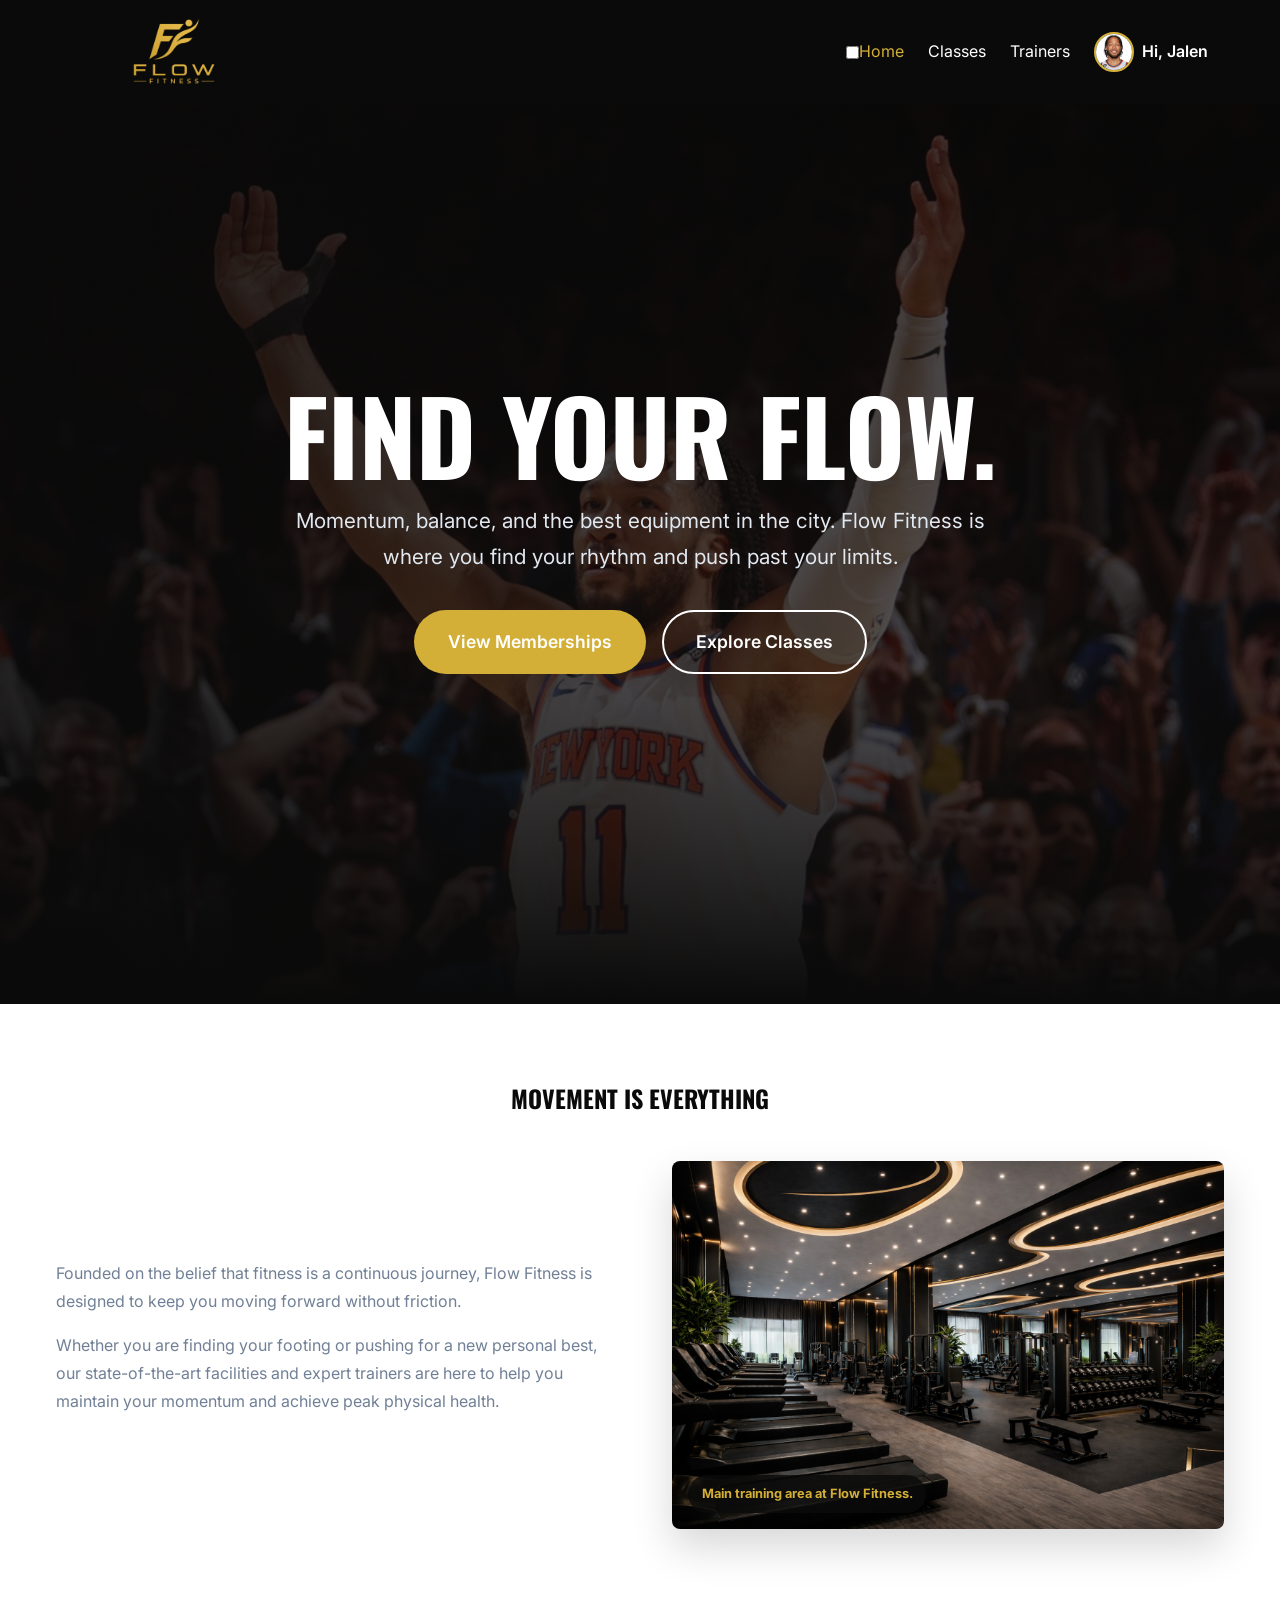
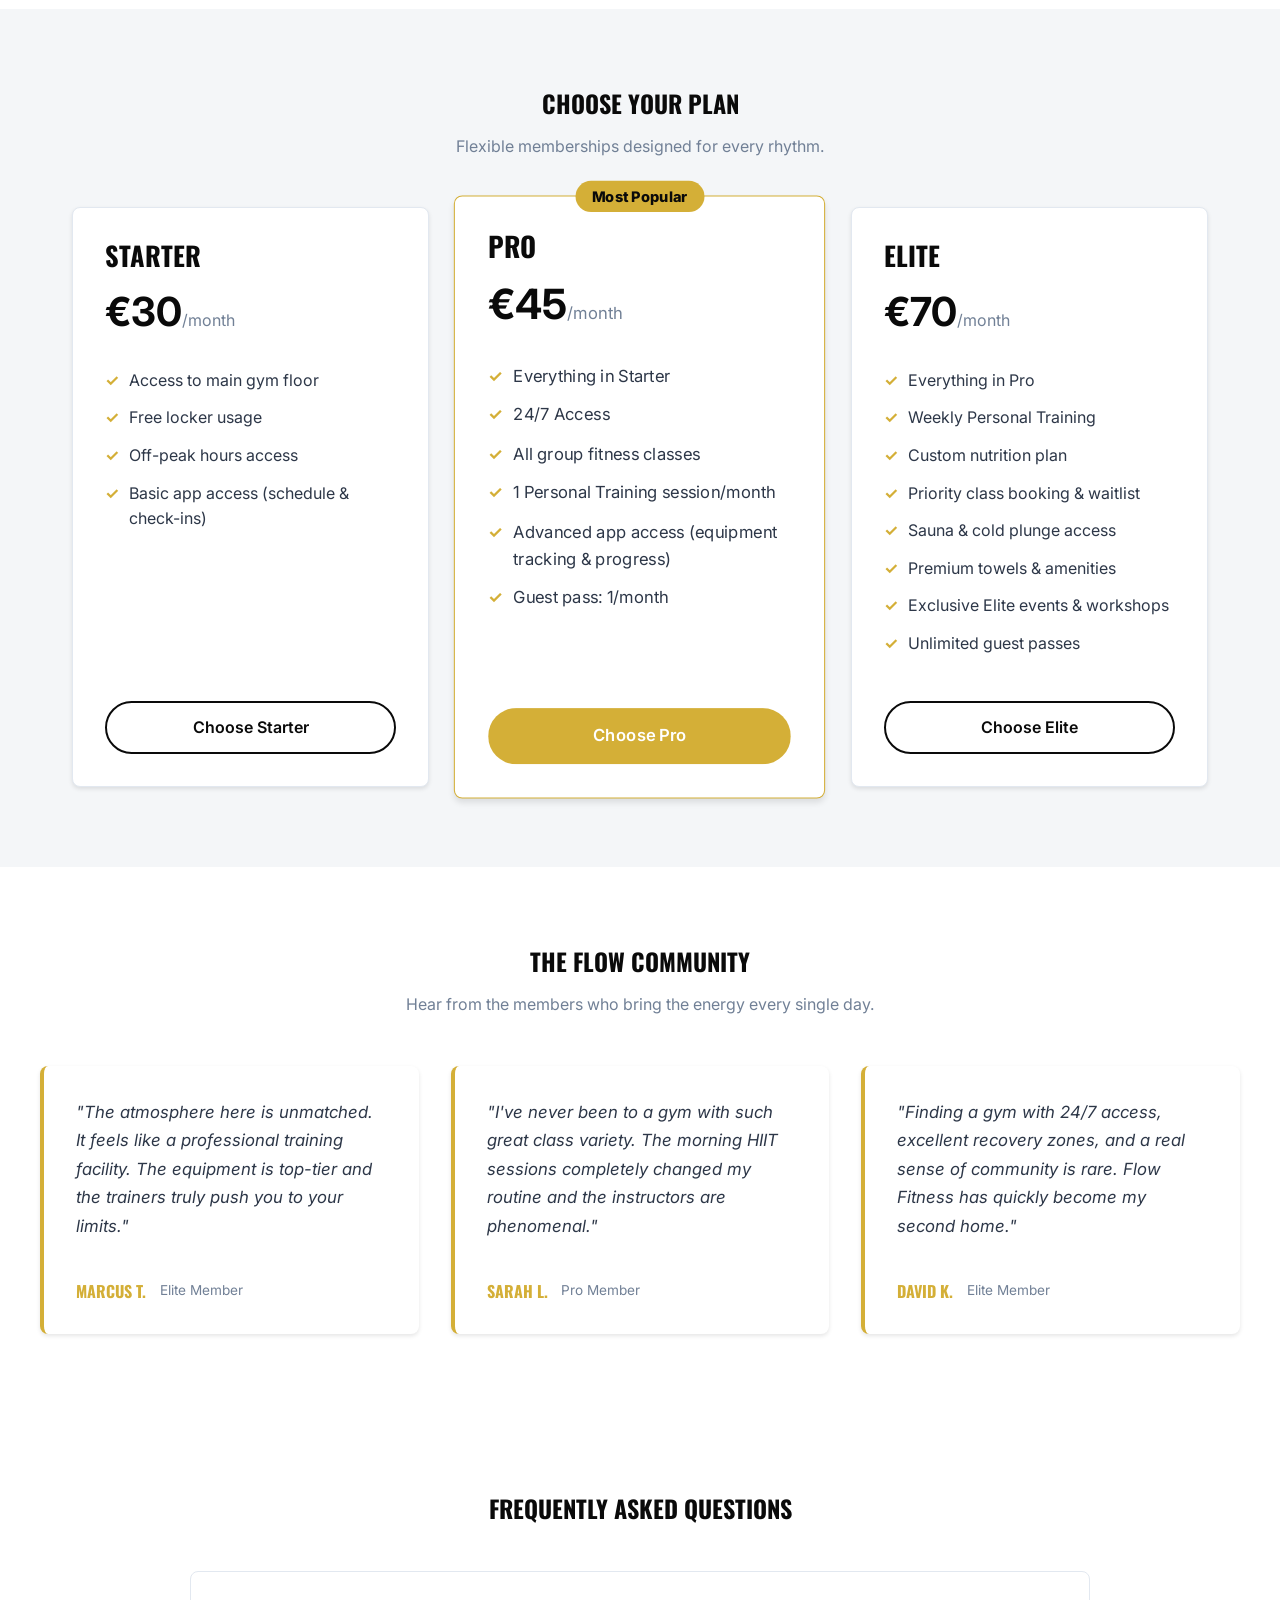
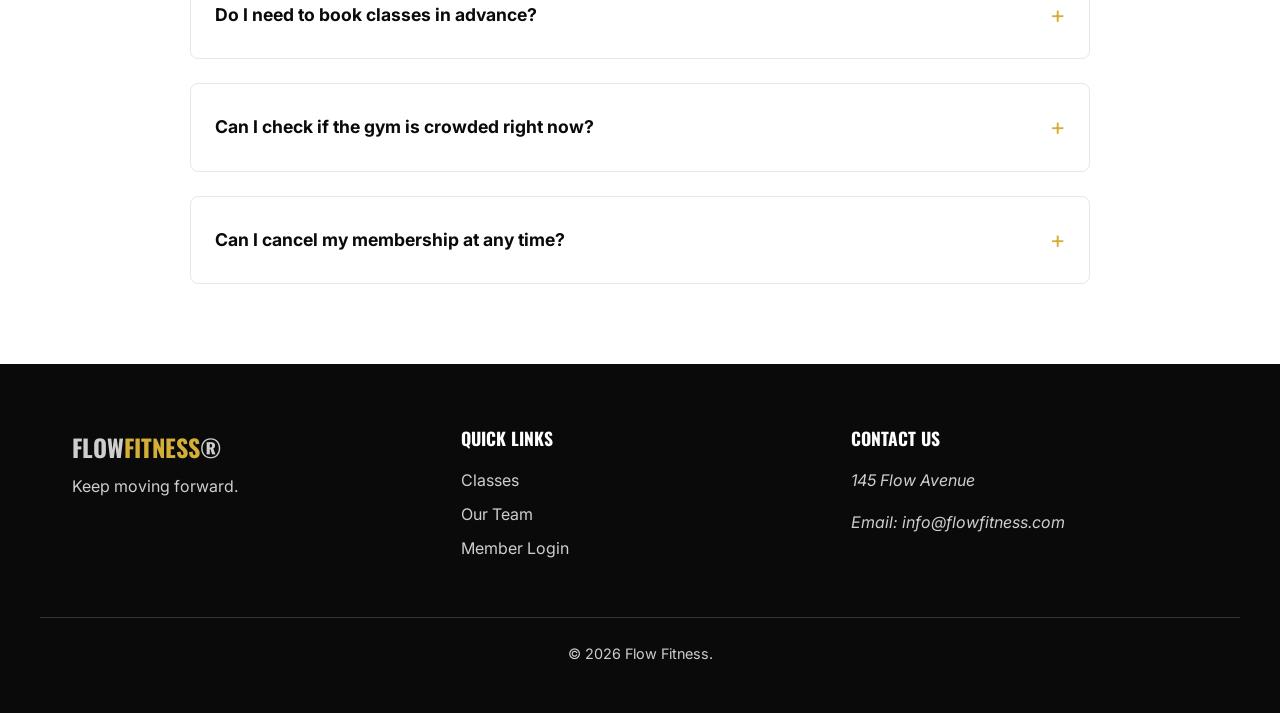
<file: index.html>
<!DOCTYPE html>
<html lang="en">
<head>
    <meta charset="UTF-8">
    <meta name="description" content="Flow Fitness — premium gym with classes, personal trainers, and state-of-the-art equipment. Find your rhythm today.">
    <meta name="viewport" content="width=device-width, initial-scale=1.0">
    <title>Flow Fitness - Find Your Rhythm</title>
    <link rel="apple-touch-icon" sizes="180x180" href="assets/apple-touch-icon.png">
    <link rel="icon" type="image/png" sizes="32x32" href="assets/favicon-32x32.png">
    <link rel="icon" type="image/png" sizes="16x16" href="assets/favicon-16x16.png">
    <link rel="preconnect" href="https://fonts.googleapis.com">
    <link rel="preconnect" href="https://fonts.gstatic.com" crossorigin>
    <link href="https://fonts.googleapis.com/css2?family=Inter:wght@400;500;600&family=Oswald:wght@500;700&display=swap" rel="stylesheet">
    <link rel="stylesheet" href="css/base.css">
    <link rel="stylesheet" href="css/components.css">
    <link rel="stylesheet" href="css/home.css">
</head>
<body>

    <header class="main-header">
        <nav class="nav-container container" aria-label="Main navigation">
            <div class="nav-top">
                <div class="logo">
                    <a href="index.html">
                        <img src="assets/logo-landscape.png" alt="Flow Fitness Logo" class="logo-img">
                    </a>
                </div>
                <label class="nav-toggle" for="nav-toggle-checkbox">
                    <span style="position: absolute; width: 1px; height: 1px; padding: 0; margin: -1px; overflow: hidden; clip: rect(0,0,0,0); border: 0;">Toggle navigation</span>
                    <span></span>
                    <span></span>
                    <span></span>
                </label>
            </div>

            <input type="checkbox" id="nav-toggle-checkbox" class="nav-toggle-input">

            <div class="nav-menu">
                <ul class="nav-links">
                    <li><a href="index.html" class="active">Home</a></li>
                    <li><a href="schedule.html">Classes</a></li>
                    <li><a href="trainers.html">Trainers</a></li>
                </ul>
                <div class="nav-auth logged-in">
                    <a href="profile.html" class="profile-dropdown">
                        <img src="assets/avatar-jalen.jpg" alt="Profile" class="nav-avatar">
                        <span class="user-greeting">Hi, Jalen</span>
                    </a>
                </div>
            </div>
        </nav>
    </header>

    <main>
        <section class="hero" aria-labelledby="hero-title">
            <div class="hero-content container">
                <h1 id="hero-title">Find Your Flow.</h1>
                <p>Momentum, balance, and the best equipment in the city. Flow Fitness is where you find your rhythm and push past your limits.</p>
                <div class="hero-actions">
                    <a href="#plans" class="btn-primary btn-large">View Memberships</a>
                    <a href="schedule.html" class="btn-secondary btn-large">Explore Classes</a>
                </div>
            </div>
        </section>

        <section id="about" class="about-section container">
            <div class="section-header text-center">
                <h2>Movement is Everything</h2>
            </div>
            
            <div class="about-grid">
                <div class="about-text">
                    <p>Founded on the belief that fitness is a continuous journey, Flow Fitness is designed to keep you moving forward without friction.</p>
                    <p>Whether you are finding your footing or pushing for a new personal best, our state-of-the-art facilities and expert trainers are here to help you maintain your momentum and achieve peak physical health.</p>
                </div>
                <figure class="about-image">
                    <img src="assets/gym-floor.jpeg" alt="Our premium gym floor with modern equipment">
                    <figcaption>Main training area at Flow Fitness.</figcaption>
                </figure>
            </div>
        </section>

        <section id="plans" class="plans-section bg-light" aria-labelledby="plans-title">
            <div class="container">
                <div class="section-header text-center">
                    <h2 id="plans-title">Choose Your Plan</h2>
                    <p>Flexible memberships designed for every rhythm.</p>
                </div>

                <div class="cards-grid">
                    <article class="card plan-card">
                        <div class="card-header">
                            <h3>Starter</h3>
                            <p class="price">€30<span>/month</span></p>
                        </div>
                        <ul class="plan-features">
                            <li>Access to main gym floor</li>
                            <li>Free locker usage</li>
                            <li>Off-peak hours access</li>
                            <li>Basic app access (schedule & check-ins)</li>
                        </ul>
                        <a href="register.html?plan=starter" class="btn-outline btn-block">Choose Starter</a>
                    </article>

                    <article class="card plan-card highlighted">
                        <div class="card-badge">Most Popular</div>
                        <div class="card-header">
                            <h3>Pro</h3>
                            <p class="price">€45<span>/month</span></p>
                        </div>
                        <ul class="plan-features">
                            <li>Everything in Starter</li>
                            <li>24/7 Access</li>
                            <li>All group fitness classes</li>
                            <li>1 Personal Training session/month</li>
                            <li>Advanced app access (equipment tracking & progress)</li>
                            <li>Guest pass: 1/month</li>
                        </ul>
                        <a href="register.html?plan=pro" class="btn-primary btn-block">Choose Pro</a>
                    </article>

                    <article class="card plan-card">
                        <div class="card-header">
                            <h3>Elite</h3>
                            <p class="price">€70<span>/month</span></p>
                        </div>
                        <ul class="plan-features">
                            <li>Everything in Pro</li>
                            <li>Weekly Personal Training</li>
                            <li>Custom nutrition plan</li>
                            <li>Priority class booking & waitlist</li>
                            <li>Sauna & cold plunge access</li>
                            <li>Premium towels & amenities</li>
                            <li>Exclusive Elite events & workshops</li>
                            <li>Unlimited guest passes</li>
                        </ul>
                        <a href="register.html?plan=elite" class="btn-outline btn-block">Choose Elite</a>
                    </article>
                </div>
            </div>
        </section>

        <section id="testimonials" class="testimonials-section container" aria-labelledby="testimonials-title">
            <div class="section-header text-center">
                <h2 id="testimonials-title">The Flow Community</h2>
                <p>Hear from the members who bring the energy every single day.</p>
            </div>
            
            <div class="cards-grid">
                <article class="card testimonial-card text-center">
                    <p class="quote" style="font-style: italic; margin-bottom: 1.5rem; font-size: 1.05rem;">"The atmosphere here is unmatched. It feels like a professional training facility. The equipment is top-tier and the trainers truly push you to your limits."</p>
                    <div class="author">
                        <h3 style="font-weight: 700; color: var(--gold); margin: 0; font-size: 1rem;">Marcus T.</h3>
                        <p style="font-size: 0.85rem; color: var(--text-muted); margin: 0;">Elite Member</p>
                    </div>
                </article>

                <article class="card testimonial-card text-center">
                    <p class="quote" style="font-style: italic; margin-bottom: 1.5rem; font-size: 1.05rem;">"I've never been to a gym with such great class variety. The morning HIIT sessions completely changed my routine and the instructors are phenomenal."</p>
                    <div class="author">
                        <h3 style="font-weight: 700; color: var(--gold); margin: 0; font-size: 1rem;">Sarah L.</h3>
                        <p style="font-size: 0.85rem; color: var(--text-muted); margin: 0;">Pro Member</p>
                    </div>
                </article>

                <article class="card testimonial-card text-center">
                    <p class="quote" style="font-style: italic; margin-bottom: 1.5rem; font-size: 1.05rem;">"Finding a gym with 24/7 access, excellent recovery zones, and a real sense of community is rare. Flow Fitness has quickly become my second home."</p>
                    <div class="author">
                        <h3 style="font-weight: 700; color: var(--gold); margin: 0; font-size: 1rem;">David K.</h3>
                        <p style="font-size: 0.85rem; color: var(--text-muted); margin: 0;">Elite Member</p>
                    </div>
                </article>
            </div>
        </section>

        <section id="faq" class="faq-section container" aria-labelledby="faq-title">
            <div class="faq-inner">
                <div class="section-header text-center">
                    <h2 id="faq-title">Frequently Asked Questions</h2>
                </div>
                <div class="faq-list">
                    <details class="faq-item">
                        <summary>Do I need to book classes in advance?</summary>
                        <p>Yes, our classes fill up quickly. We recommend booking your spot through your profile at least 24 hours in advance to keep your routine steady.</p>
                    </details>

                    <details class="faq-item">
                        <summary>Can I check if the gym is crowded right now?</summary>
                        <p>Absolutely. As a Pro or Elite member, you can log into your account and check the real-time availability of equipment on the main floor.</p>
                    </details>

                    <details class="faq-item">
                        <summary>Can I cancel my membership at any time?</summary>
                        <p>Our Starter and Pro plans are contract-free and can be canceled with a 30-day notice. The Elite plan requires a 6-month commitment.</p>
                    </details>
                </div>
            </div>
        </section>
    </main>

    <footer class="main-footer">
        <div class="container footer-grid">
            <div class="footer-brand">
                <p class="footer-brand-name">FLOW<span>FITNESS</span>&reg;</p>
                <p>Keep moving forward.</p>
            </div>
            <div class="footer-links">
                <h3>Quick Links</h3>
                <ul>
                    <li><a href="schedule.html">Classes</a></li>
                    <li><a href="trainers.html">Our Team</a></li>
                    <li><a href="login.html">Member Login</a></li>
                </ul>
            </div>
            <div class="footer-contact">
                <h3>Contact Us</h3>
                <address>
                    <p>145 Flow Avenue</p>
                    <p>Email: info@flowfitness.com</p>
                </address>
            </div>
        </div>
        <div class="footer-bottom container text-center">
            <p>&copy; 2026 Flow Fitness.</p>
        </div>
    </footer>

</body>
</html>
</file>
<file: css/base.css>
/* Base & Reset rules */
* {
    margin: 0;
    padding: 0;
    box-sizing: border-box;
}

:root {
    /* Brand Colors (Black & Gold) */
    --black: #0A0A0A;
    --black-light: #1A1A1A;   
    --gold: #D4AF37;
    --gold-hover: #C19A2F;

    /* Backgrounds and Text */
    --bg-main: #ffffff;
    --bg-light: #f4f6f8;
    --text-dark: #2d3748;
    --text-muted: #718096;
    --white: #ffffff;
    
    /* Spacing and Borders */
    --radius-md: 8px;
    --radius-pill: 50px;
    --shadow-sm: 0 2px 4px rgba(0,0,0,0.1);
    --shadow-md: 0 4px 6px rgba(0,0,0,0.1);

    /* Font Families */
    --font-heading: 'Oswald', sans-serif;
    --font-body: 'Inter', sans-serif;
}

html {
    scroll-behavior: smooth;
}

html, body {
    max-width: 100vw;
    overflow-x: hidden;
}

body {
    font-family: var(--font-body);
    color: var(--text-dark);
    background-color: var(--bg-main);
    line-height: 1.6;
}

h1, h2, h3, h4 {
    font-family: var(--font-heading); 
    text-transform: uppercase;
    color: var(--black); 
    line-height: 1.2;
    margin-bottom: 1rem;
}

p {
    margin-bottom: 1rem;
}

a {
    text-decoration: none;
    color: inherit;
    transition: all 0.3s ease;
}

ul {
    list-style: none;
}

img {
    max-width: 100%;
    height: auto;
    display: block;
}

figcaption {
    text-align: center;
}
</file>
<file: css/components.css>
/* Global Layout */
.container {
    max-width: 1200px;
    margin: 0 auto;
    padding: 0 2rem;
}

.text-center { text-align: center; }
.bg-light { background-color: var(--bg-light); }

.section-header {
    margin-bottom: 3rem;
}

.logo a {
    display: flex;
    align-items: center;
    gap: 10px; 
    font-weight: 800;
    font-size: 1.5rem;
    color: var(--white);
    margin: 0;
}

.logo-img {
    height: 72px; 
    width: auto;
    border-radius: 0; 
}

.logo-text span { color: var(--gold); } 

/* Navigation */
.main-header {
    background-color: var(--black);
    color: var(--white);
    padding: 1rem 0;
    position: sticky;
    top: 0;
    z-index: 1000;
}

.nav-container {
    display: flex;
    flex-direction: column;
}

.nav-top {
    display: flex;
    justify-content: space-between;
    align-items: center;
    width: 100%;
}

.nav-toggle {
    display: flex;
    flex-direction: column;
    gap: 5px;
    cursor: pointer;
    padding: 0.5rem;
    background: none;
    border: none;
}

.nav-toggle span {
    display: block;
    width: 24px;
    height: 2px;
    background-color: var(--white);
    transition: all 0.3s ease;
}

.nav-toggle.open span:nth-child(1) {
    transform: rotate(45deg) translateY(10px);
}

.nav-toggle.open span:nth-child(2) {
    opacity: 0;
}

.nav-toggle.open span:nth-child(3) {
    transform: rotate(-45deg) translateY(-10px);
}

.nav-menu {
    display: none;
    flex-direction: column;
    align-items: center;
    gap: 1.5rem;
    padding: 1rem 0;
    width: 100%;
}

.nav-menu.open {
    display: flex;
}

.nav-links {
    display: flex;
    flex-wrap: wrap;
    justify-content: center;
    gap: 1.5rem;
}

.nav-links a:hover,
.nav-links a.active {
    color: var(--gold);
}

.nav-auth {
    display: flex;
    gap: 1rem;
    align-items: center;
}

.footer-grid {
    display: grid;
    grid-template-columns: 1fr; 
    gap: 2rem;
    text-align: center;
}

/* Buttons */
.btn-primary, .btn-secondary {
    display: inline-block;
    padding: 0.75rem 1.5rem;
    border-radius: var(--radius-pill);
    font-weight: 600;
    text-align: center;
    cursor: pointer;
    border: 2px solid transparent;
}

.btn-primary {
    background-color: var(--gold); 
    color: var(--white);
}

.btn-primary:hover {
    background-color: var(--gold-hover); 
    transform: translateY(-2px);
}

.btn-secondary {
    background-color: transparent;
    color: var(--white);
    border-color: var(--white);
}

.btn-secondary:hover {
    background-color: var(--white);
    color: var(--black); 
}

.btn-outline {
    display: inline-block;
    padding: 0.75rem 1.5rem;
    border-radius: var(--radius-pill);
    font-weight: 600;
    text-align: center;
    cursor: pointer;
    background-color: transparent;
    color: var(--black);
    border: 2px solid var(--black);
    transition: all 0.3s ease;
}

.btn-outline:hover {
    background-color: var(--black);
    color: var(--white);
}

.btn-large { padding: 1rem 2rem; font-size: 1.1rem; }
.btn-block { display: block; width: 100%; }

/* Cards */
.card {
    background: var(--white);
    border-radius: var(--radius-md);
    padding: 2rem;
    box-shadow: var(--shadow-sm);
    transition: transform 0.3s ease;
}

.card:hover {
    transform: translateY(-5px);
    box-shadow: var(--shadow-md);
}

.card img,
.about-image img {
    border-radius: 12px;
}

/* --- Footer --- */
.main-footer {
    background-color: var(--black);
    padding: 4rem 0 2rem 0;
    color: var(--white);
    margin-top: auto; 
}

.main-footer h3 {
    color: var(--white);
    margin-bottom: 1.2rem;
    font-size: 1.1rem;
}

.main-footer p, 
.main-footer address p,
.main-footer ul li a {
    color: #cecece; 
    transition: color 0.3s ease;
}

.main-footer ul li {
    margin-bottom: 0.5rem;
}

.main-footer a:hover {
    color: var(--gold); 
}

.footer-brand-name {
    font-family: var(--font-heading);
    font-size: 1.5rem;
    font-weight: 700;
    text-transform: uppercase;
    color: var(--white); 
    margin-bottom: 0.5rem;
}

.footer-brand-name span {
    color: var(--gold); 
}

.footer-bottom {
    margin-top: 3rem;
    padding-top: 1.5rem;
    border-top: 1px solid #333; 
    font-size: 0.9rem;
}

/* Profile */
.nav-avatar { 
    width: 40px; 
    height: 40px; 
    border-radius: 50%; 
    border: 2px solid var(--gold); 
}

.profile-dropdown { 
    display: flex; 
    align-items: center; 
    gap: 0.5rem; 
    font-weight: 600; 
}

.header-login-btn {
    color: var(--white);
    border-color: var(--white);
    margin-right: 1rem;
}

/* Notifications */
.notification-link {
    position: relative;
    display: inline-flex;
    align-items: center;
    gap: 0.4rem;
}

.notification-badge {
    min-width: 1.25rem;
    height: 1.25rem;
    display: inline-flex;
    align-items: center;
    justify-content: center;
    padding: 0 0.35rem;
    border-radius: var(--radius-pill);
    background-color: var(--gold);
    color: var(--black);
    font-size: 0.72rem;
    font-weight: 800;
    line-height: 1;
}

.header-register-btn {
    padding: 0.5rem 1rem;
}

/* Desktop Overrides */
@media (min-width: 768px) {
    .nav-toggle {
        display: none;
    }

    .nav-container {
        flex-direction: row;
        justify-content: space-between;
        align-items: center;
    }

    .nav-top {
        width: auto;
        flex: 1;
    }

    .nav-menu {
        display: flex !important;   
        flex-direction: row;
        align-items: center;
        padding: 0;
        gap: 1.5rem;
        width: auto;
    }

    .nav-auth {
        justify-content: flex-end;
    }

    .footer-grid {
        grid-template-columns: repeat(3, 1fr); 
        text-align: left;
    }
}

/* Mobile Overrides */
@media (max-width: 767px) {
    .container {
        padding: 0 1rem;
    }
    
    .card {
        padding: 1.5rem 1rem;
        width: 100%;
        max-width: 100vw;
    }
    
    input, select, textarea {
        width: 100%;
        max-width: 100%;
    }
}
</file>
<file: css/home.css>
/* --- Animations --- */
@keyframes fadeUp {
    from {
        opacity: 0;
        transform: translateY(30px);
    }

    to {
        opacity: 1;
        transform: translateY(0);
    }
}

@keyframes pulseGold {
    0% {
        box-shadow: 0 0 0 0 rgba(212, 175, 55, 0.7);
    }

    70% {
        box-shadow: 0 0 0 10px rgba(212, 175, 55, 0);
    }

    100% {
        box-shadow: 0 0 0 0 rgba(212, 175, 55, 0);
    }
}

@keyframes fadeDown {
    from {
        opacity: 0;
        transform: translateY(-10px);
    }

    to {
        opacity: 1;
        transform: translateY(0);
    }
}

/* --- Shared Home Elements --- */
.section-kicker {
    display: inline-block;
    margin-bottom: 0.75rem;
    color: var(--gold);
    font-size: 0.78rem;
    font-weight: 800;
    letter-spacing: 0.12em;
    text-transform: uppercase;
}

.section-header p {
    max-width: 620px;
    margin: 0.75rem auto 0;
    color: var(--text-muted);
}

/* --- Hero Section --- */
.hero {
    position: relative;
    min-height: 100vh;
    display: flex;
    align-items: center;
    overflow: hidden;
    background-color: var(--black);
    background-image:
        linear-gradient(120deg, rgba(10, 10, 10, 0.92), rgba(10, 10, 10, 0.62)),
        url('../assets/hero-bg.jpg');
    background-size: cover;
    background-position: center;
    color: var(--white);
    text-align: center;
    padding: 6rem 0;
}

.hero::after {
    content: "";
    position: absolute;
    inset: auto 0 0 0;
    height: 35%;
    background: linear-gradient(to top, var(--black), transparent);
    pointer-events: none;
}

.hero-content {
    position: relative;
    z-index: 1;
    max-width: 920px;
    animation: fadeUp 0.9s ease-out forwards;
}

.hero-kicker {
    display: inline-block;
    margin-bottom: 1rem;
    padding: 0.45rem 1rem;
    border: 1px solid rgba(212, 175, 55, 0.55);
    border-radius: var(--radius-pill);
    background-color: rgba(212, 175, 55, 0.12);
    color: var(--gold);
    font-size: 0.78rem;
    font-weight: 800;
    letter-spacing: 0.12em;
    text-transform: uppercase;
}

.hero h1 {
    color: var(--white);
    font-family: var(--font-heading);
    font-size: clamp(3rem, 8vw, 6.5rem);
    line-height: 0.95;
    margin-bottom: 1.25rem;
    text-transform: uppercase;
}

.hero p {
    max-width: 720px;
    margin: 0 auto 2.25rem;
    color: #e2e8f0;
    font-size: clamp(1.05rem, 2vw, 1.3rem);
    line-height: 1.7;
}

.hero-actions {
    display: flex;
    flex-direction: column;
    align-items: center;
    gap: 1rem;
    margin-bottom: 3rem;
}

.hero-actions .btn-primary,
.hero-actions .btn-secondary {
    width: 100%;
    max-width: 300px;
}

.hero-stats {
    display: grid;
    grid-template-columns: 1fr;
    gap: 1rem;
    max-width: 760px;
    margin: 0 auto;
}

.hero-stats div {
    padding: 1.25rem;
    border: 1px solid rgba(255, 255, 255, 0.14);
    border-radius: var(--radius-md);
    background-color: rgba(255, 255, 255, 0.07);
    backdrop-filter: blur(8px);
}

.hero-stats strong {
    display: block;
    color: var(--gold);
    font-family: var(--font-heading);
    font-size: 2rem;
    line-height: 1;
}

.hero-stats span {
    display: block;
    margin-top: 0.35rem;
    color: #e2e8f0;
    font-size: 0.85rem;
    font-weight: 700;
    text-transform: uppercase;
}

/* --- About Grid --- */
.about-section {
    padding: 5rem 0;
}

.about-grid {
    display: grid;
    grid-template-columns: 1fr;
    gap: 2.5rem;
    align-items: center;
    padding: 0 1rem;
}

.about-text h3 {
    color: var(--black);
    font-family: var(--font-heading);
    font-size: clamp(1.8rem, 4vw, 3rem);
    line-height: 1;
    margin-bottom: 1.25rem;
    text-transform: uppercase;
}

.about-text p {
    color: var(--text-muted);
    line-height: 1.75;
}

.feature-list {
    display: flex;
    flex-wrap: wrap;
    gap: 0.75rem;
    margin-top: 1.75rem;
}

.feature-list span {
    display: inline-flex;
    align-items: center;
    padding: 0.6rem 0.9rem;
    border-radius: var(--radius-pill);
    background-color: var(--black);
    color: var(--gold);
    font-size: 0.8rem;
    font-weight: 800;
    text-transform: uppercase;
}

.about-image {
    position: relative;
    margin: 0;
}

.about-image img {
    display: block;
    width: 100%;
    min-height: 360px;
    object-fit: cover;
    border-radius: var(--radius-md);
    box-shadow: 0 18px 42px rgba(0, 0, 0, 0.16);
}

.about-image figcaption {
    position: absolute;
    left: 1rem;
    bottom: 1rem;
    padding: 0.55rem 0.85rem;
    border-radius: var(--radius-pill);
    background-color: rgba(10, 10, 10, 0.82);
    color: var(--gold);
    font-size: 0.8rem;
    font-weight: 700;
}

/* --- Features Strip --- */
.features-strip {
    padding: 4rem 0;
}

.features-grid {
    display: grid;
    grid-template-columns: 1fr;
    gap: 1.25rem;
}

.feature-card {
    padding: 1.75rem;
    border: 1px solid rgba(10, 10, 10, 0.08);
    border-radius: var(--radius-md);
    background-color: var(--white);
    box-shadow: var(--shadow-sm);
    transition:
        transform 0.25s ease,
        box-shadow 0.25s ease,
        border-color 0.25s ease;
}

.feature-card:hover {
    transform: translateY(-4px);
    border-color: var(--gold);
    box-shadow: var(--shadow-md);
}

.feature-icon {
    display: inline-flex;
    justify-content: center;
    align-items: center;
    width: 2.75rem;
    height: 2.75rem;
    margin-bottom: 1rem;
    border-radius: 50%;
    background-color: var(--black);
    color: var(--gold);
    font-size: 1.25rem;
}

.feature-card h3 {
    color: var(--black);
    font-family: var(--font-heading);
    font-size: 1.35rem;
    margin-bottom: 0.5rem;
    text-transform: uppercase;
}

.feature-card p {
    color: var(--text-muted);
    line-height: 1.6;
    margin-bottom: 0;
}

/* --- Plans Grid --- */
.plans-section {
    padding: 5rem 0;
}

.cards-grid {
    display: grid;
    grid-template-columns: repeat(auto-fit, minmax(280px, 1fr));
    gap: 2rem;
}

.plan-card {
    position: relative;
    display: flex;
    flex-direction: column;
    border: 1px solid #e2e8f0;
    transition:
        transform 0.25s ease,
        box-shadow 0.25s ease,
        border-color 0.25s ease;
}

.plan-card:hover {
    transform: translateY(-6px);
    border-color: var(--gold);
    box-shadow: var(--shadow-md);
}

.plan-card.highlighted {
    border-color: var(--gold);
    box-shadow: var(--shadow-md);
}

.card-badge {
    position: absolute;
    top: -15px;
    left: 50%;
    transform: translateX(-50%);
    background: var(--gold);
    color: var(--black);
    padding: 0.25rem 1rem;
    border-radius: var(--radius-pill);
    font-size: 0.875rem;
    font-weight: 800;
    animation: pulseGold 2s infinite;
}

.card-header h3 {
    margin-bottom: 0.5rem;
    font-family: var(--font-heading);
    font-size: 1.65rem;
    text-transform: uppercase;
}

.price {
    color: var(--black);
    font-size: 2.5rem;
    font-weight: bold;
    margin-bottom: 1.5rem;
}

.price span {
    color: var(--text-muted);
    font-size: 1rem;
    font-weight: normal;
}

.plan-features {
    flex-grow: 1;
    margin-bottom: 2rem;
}

.plan-features li {
    position: relative;
    margin-bottom: 0.75rem;
    padding-left: 1.5rem;
}

.plan-features li::before {
    content: "✓";
    position: absolute;
    left: 0;
    color: var(--gold);
    font-weight: bold;
}

/* --- Testimonials --- */
.testimonials-section {
    padding: 5rem 0;
}

.testimonial-card {
    display: flex;
    flex-direction: column;
    justify-content: space-between;
    text-align: left;
    border-left: 4px solid var(--gold);
}

.testimonial-stars {
    color: var(--gold);
    margin-bottom: 1rem;
    font-size: 1.15rem;
    letter-spacing: 2px;
}

.testimonial-card .quote {
    color: var(--text-dark);
    font-style: italic;
    line-height: 1.7;
    margin-bottom: 1.5rem;
    font-size: 1.05rem;
    flex-grow: 1;
}

.testimonial-card .author {
    display: flex;
    align-items: center;
    gap: 0.85rem;
    margin-top: 1rem;
}

.testimonial-avatar {
    width: 44px;
    height: 44px;
    border-radius: 50%;
    border: 2px solid var(--gold);
    object-fit: cover;
    flex-shrink: 0;
}

.testimonial-meta {
    display: flex;
    flex-direction: column;
    justify-content: center;
}

.testimonial-card .author h3 {
    color: var(--black);
    font-family: var(--font-heading);
    font-weight: 700;
    margin: 0;
    font-size: 1rem;
    text-transform: uppercase;
}

.testimonial-card .author p {
    color: var(--text-muted);
    font-size: 0.82rem;
    margin: 0;
}

.testimonial-card.highlighted {
    position: relative;
    border: 1px solid var(--gold) !important;
    border-left: 4px solid var(--gold) !important;
    box-shadow: var(--shadow-md);
}

/* --- FAQ Section --- */
.faq-section {
    padding: 5rem 1rem;
}

.faq-inner {
    max-width: 900px;
    margin: 0 auto;
}

.faq-list {
    padding: 0;
    display: flex;
    flex-direction: column;
    gap: 1.5rem;
}

.faq-item {
    border: 1px solid #e2e8f0;
    border-radius: var(--radius-md);
    background-color: var(--white);
    padding: 1.5rem;
    transition: all 0.3s ease;
}

.faq-item:hover {
    border-color: var(--gold);
    box-shadow: var(--shadow-sm);
}

.faq-item summary {
    display: flex;
    justify-content: space-between;
    align-items: center;
    color: var(--black);
    font-weight: 700;
    font-size: 1.1rem;
    cursor: pointer;
    list-style: none;
}

.faq-item summary::-webkit-details-marker {
    display: none;
}

.faq-item summary::after {
    content: '+';
    color: var(--gold);
    font-size: 1.5rem;
    font-weight: 400;
    transition:
        transform 0.3s ease,
        color 0.3s ease;
}

details[open].faq-item summary::after {
    transform: rotate(45deg);
    color: var(--black);
}

.faq-item p {
    margin-top: 1rem;
    margin-bottom: 0;
    color: var(--text-muted);
    line-height: 1.6;
    animation: fadeDown 0.3s ease-out;
}

/* --- Media Queries --- */
@media (min-width: 640px) {
    .hero-stats {
        grid-template-columns: repeat(3, 1fr);
    }
}

@media (min-width: 768px) {
    .hero-actions {
        flex-direction: row;
        justify-content: center;
    }

    .hero-actions .btn-primary,
    .hero-actions .btn-secondary {
        width: auto;
    }

    .about-grid {
        grid-template-columns: 1fr 1fr;
        gap: 4rem;
    }

    .features-grid {
        grid-template-columns: repeat(3, 1fr);
    }

    .plan-card.highlighted {
        transform: scale(1.04);
    }

    .plan-card.highlighted:hover {
        transform: scale(1.04) translateY(-6px);
    }
}

@media (max-width: 600px) {
    .hero {
        min-height: 90vh;
        padding: 5rem 0;
    }

    .about-image img {
        min-height: 280px;
    }

    .feature-list {
        flex-direction: column;
    }

    .feature-list span {
        justify-content: center;
        text-align: center;
    }
}
</file>
